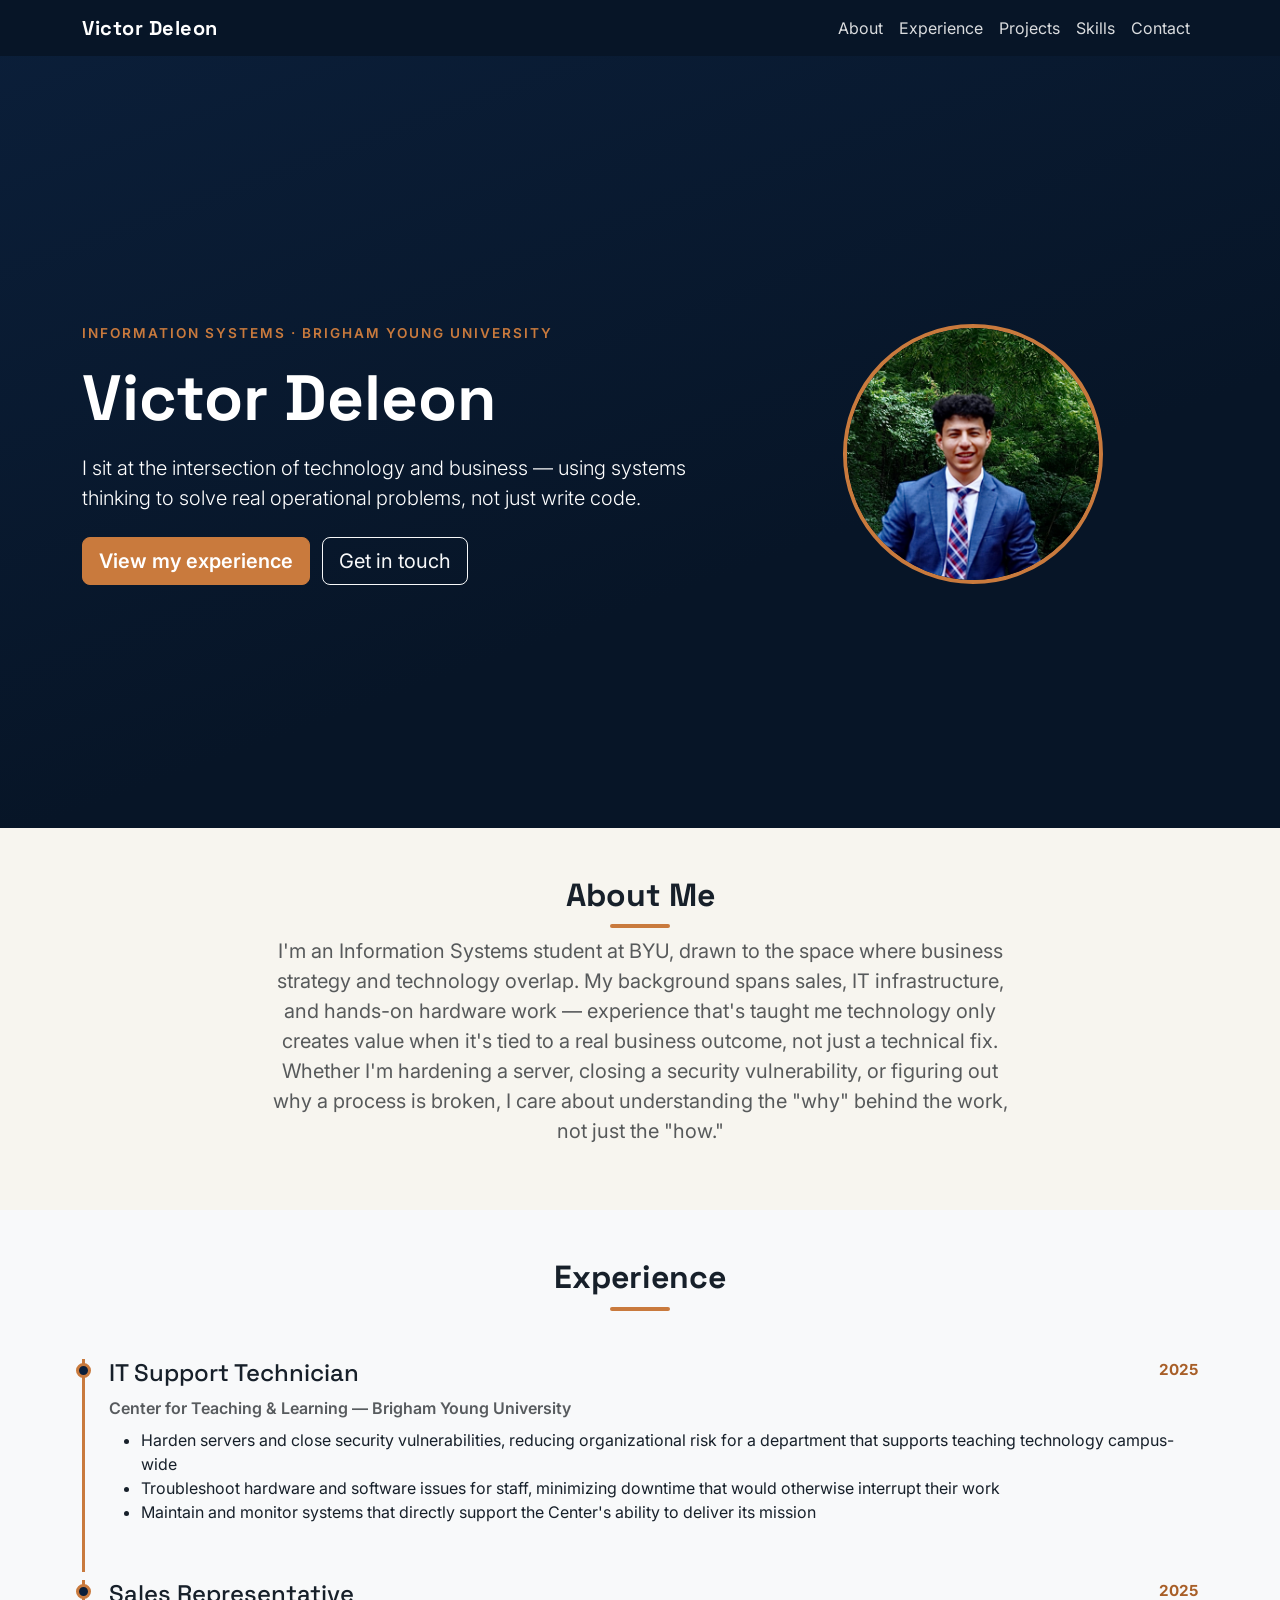
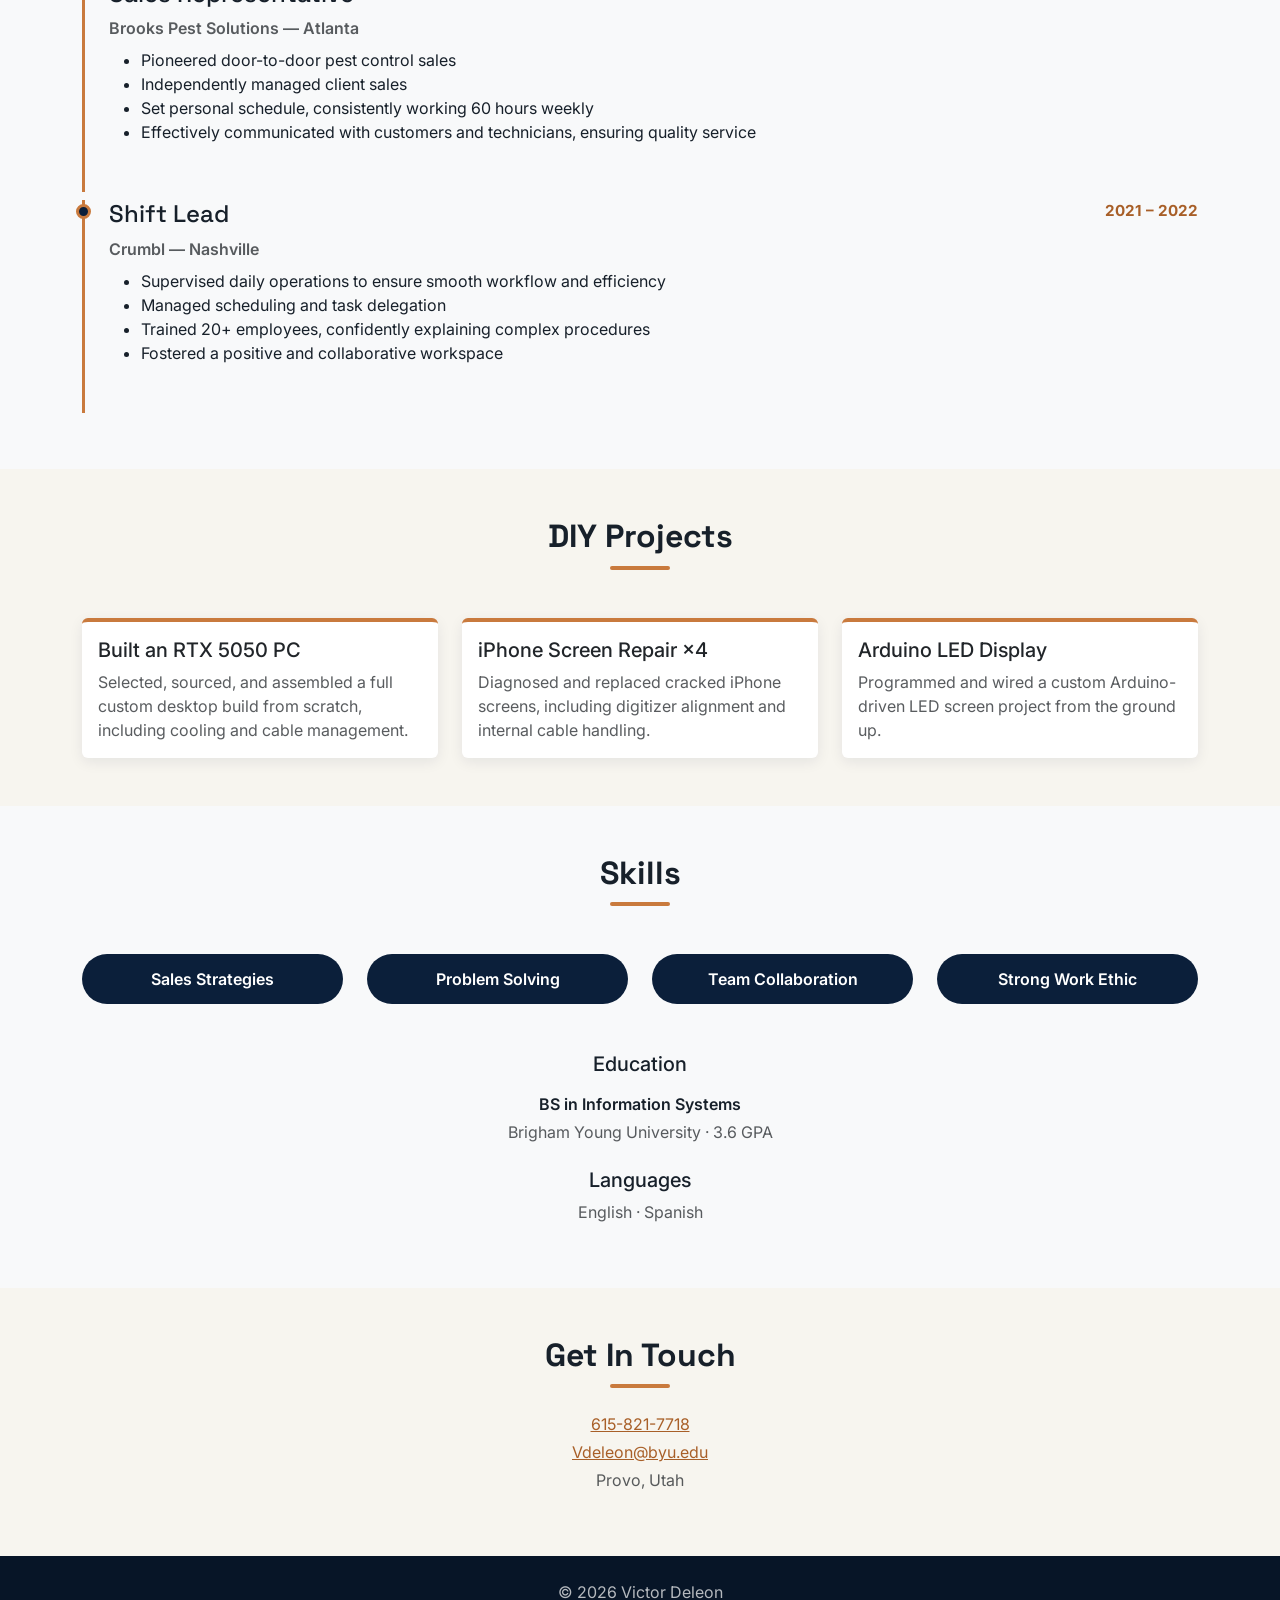
<file: index.html>
<!DOCTYPE html>
<html lang="en">
<head>
    <meta charset="UTF-8">
    <meta http-equiv="refresh" content="0; url=professional/index.html">
    <title>Redirecting...</title>
</head>
<body>
    <p>Redirecting to <a href="professional/index.html">Victor Deleon's site</a>...</p>
</body>
</html>
</file>
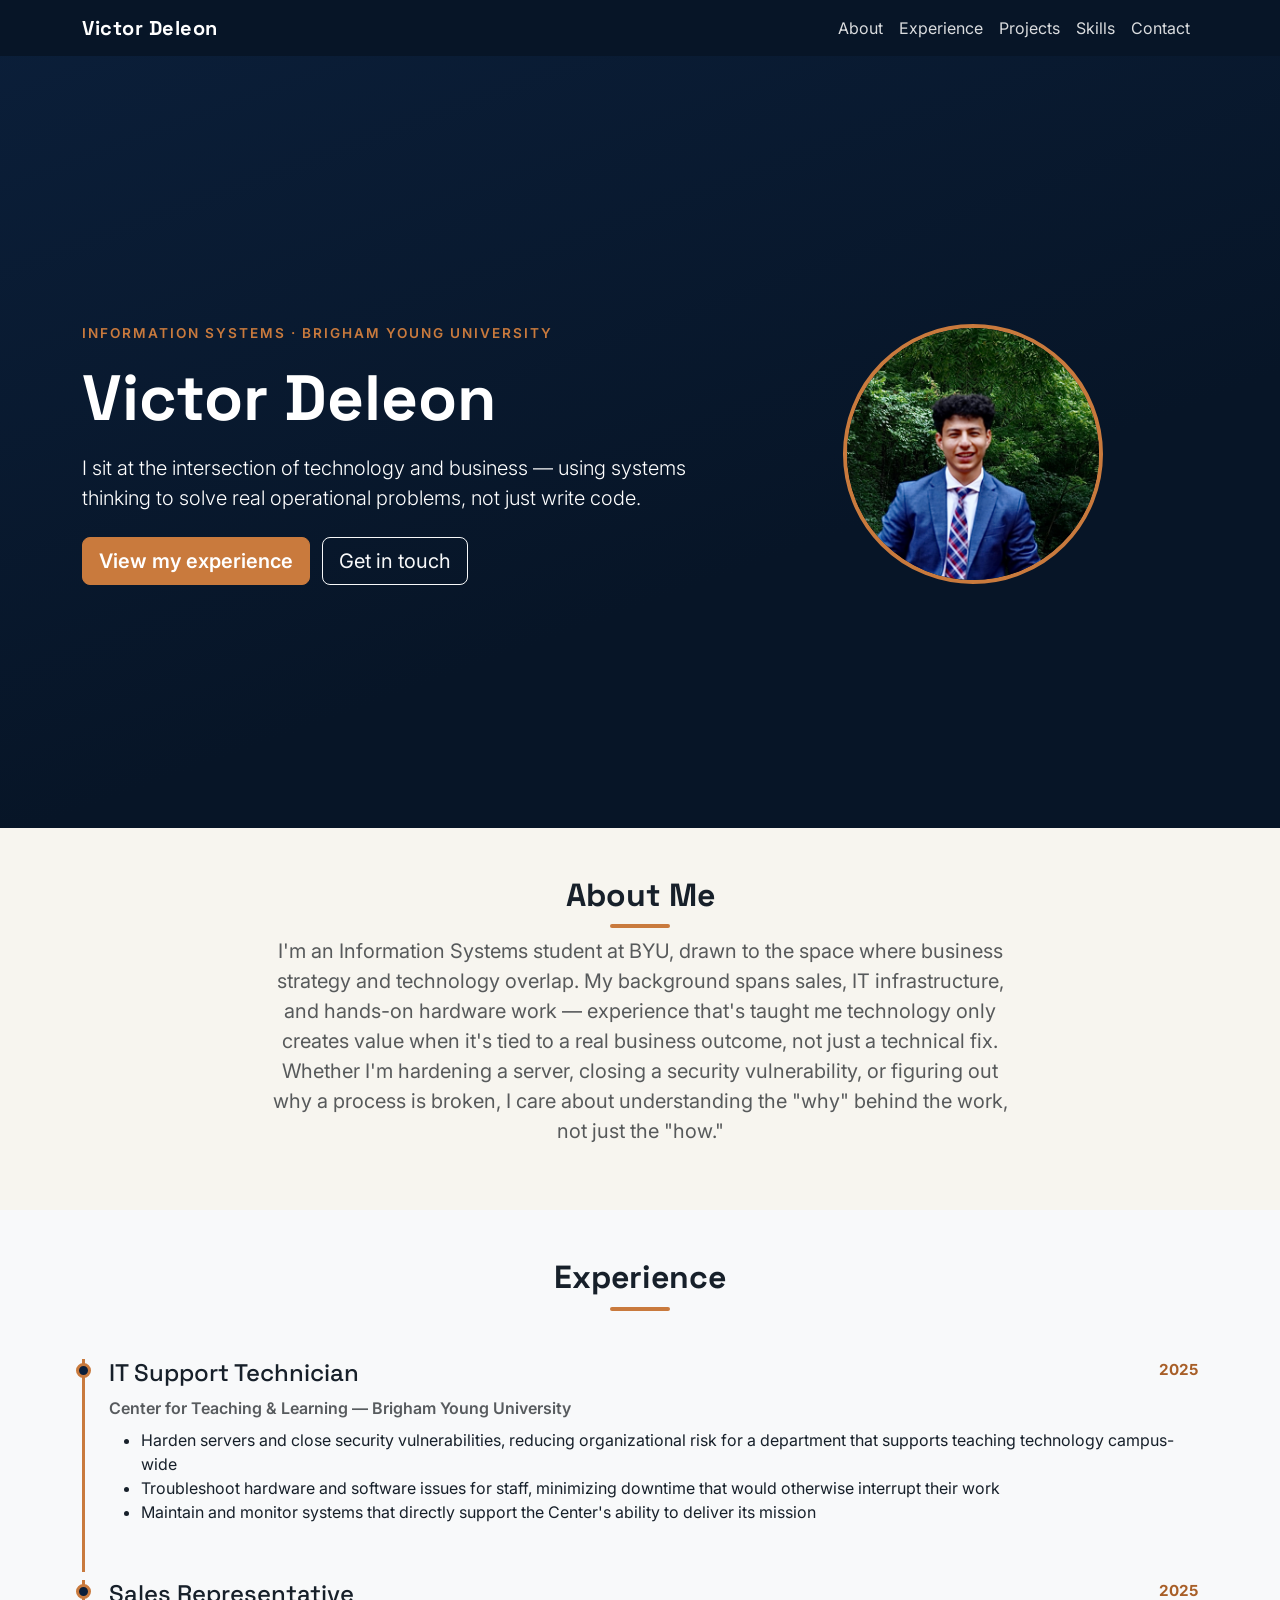
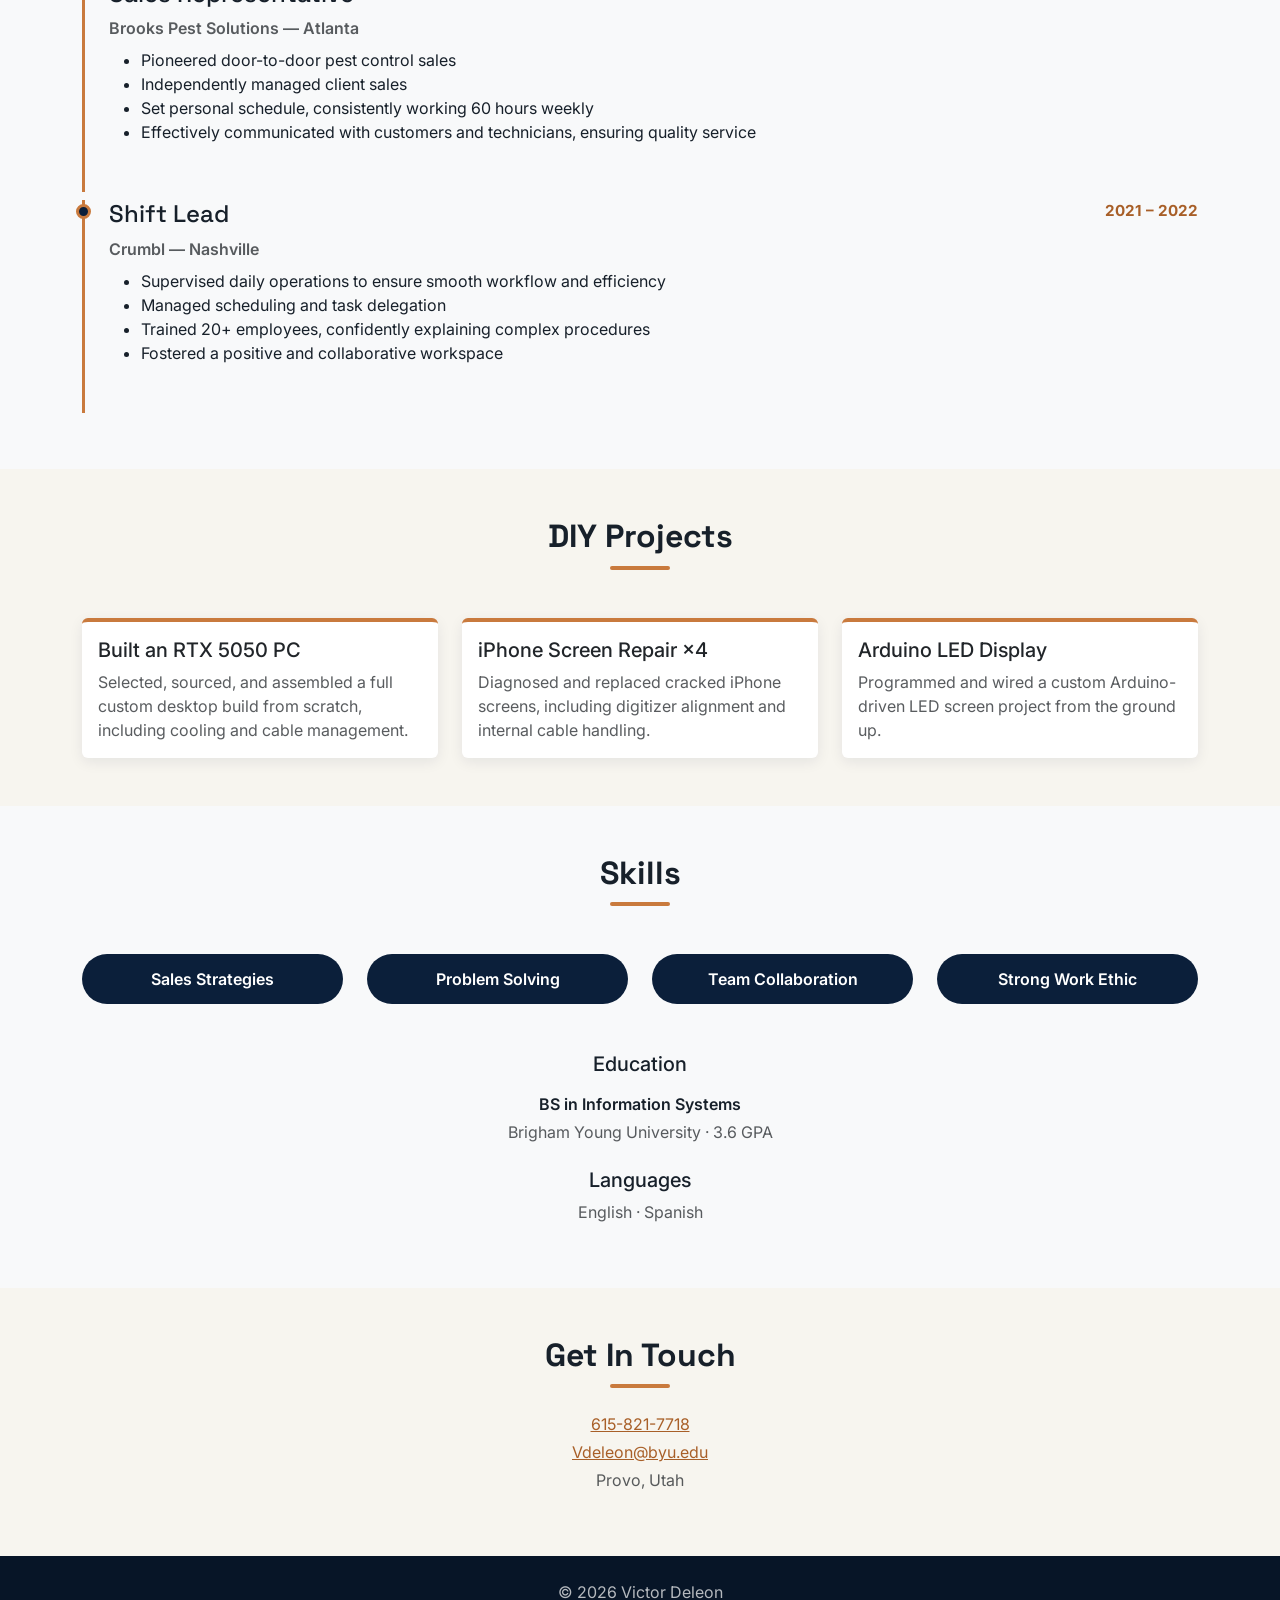
<file: professional/index.html>
<!DOCTYPE html>
<html lang="en">
<head>
<meta charset="UTF-8">
<meta name="viewport" content="width=device-width, initial-scale=1.0">
<title>Victor Deleon</title>

<!-- Bootstrap 5 -->
<link href="https://cdn.jsdelivr.net/npm/bootstrap@5.3.3/dist/css/bootstrap.min.css" rel="stylesheet">
<link rel="preconnect" href="https://fonts.googleapis.com">
<link href="https://fonts.googleapis.com/css2?family=Space+Grotesk:wght@500;600;700&family=Inter:wght@400;500;600&display=swap" rel="stylesheet">
<link rel="stylesheet" href="css/professional.css">
</head>
<body>

<!-- NAVBAR -->
<nav class="navbar navbar-expand-lg navbar-dark fixed-top">
  <div class="container">
    <a class="navbar-brand" href="#top">Victor Deleon</a>
    <button class="navbar-toggler" type="button" data-bs-toggle="collapse" data-bs-target="#navMenu">
      <span class="navbar-toggler-icon"></span>
    </button>
    <div class="collapse navbar-collapse justify-content-end" id="navMenu">
      <ul class="navbar-nav">
        <li class="nav-item"><a class="nav-link" href="#about">About</a></li>
        <li class="nav-item"><a class="nav-link" href="#experience">Experience</a></li>
        <li class="nav-item"><a class="nav-link" href="#projects">Projects</a></li>
        <li class="nav-item"><a class="nav-link" href="#skills">Skills</a></li>
        <li class="nav-item"><a class="nav-link" href="#contact">Contact</a></li>
      </ul>
    </div>
  </div>
</nav>

<!-- HERO -->
<header id="top" class="hero d-flex align-items-center">
  <div class="container">
    <div class="row align-items-center gy-4">
      <div class="col-lg-7">
        <p class="eyebrow">Information Systems &middot; Brigham Young University</p>
        <h1 class="display-3 fw-bold mb-3">Victor Deleon</h1>
        <p class="lead mb-4">I sit at the intersection of technology and business &mdash; using systems thinking to solve real operational problems, not just write code.</p>
        <a href="#experience" class="btn btn-accent btn-lg me-2">View my experience</a>
        <a href="#contact" class="btn btn-outline-light btn-lg">Get in touch</a>
      </div>
      <div class="col-lg-5 text-center">
        <img src="images/headshot.jpg" alt="Victor Deleon" class="headshot img-fluid rounded-circle">
      </div>
    </div>
  </div>
</header>

<!-- ABOUT -->
<section id="about" class="py-5">
  <div class="container">
    <div class="row justify-content-center">
      <div class="col-lg-8 text-center">
        <h2 class="section-title">About Me</h2>
        <p class="fs-5 text-muted">I'm an Information Systems student at BYU, drawn to the space where business strategy and technology overlap. My background spans sales, IT infrastructure, and hands-on hardware work &mdash; experience that's taught me technology only creates value when it's tied to a real business outcome, not just a technical fix. Whether I'm hardening a server, closing a security vulnerability, or figuring out why a process is broken, I care about understanding the "why" behind the work, not just the "how."</p>
      </div>
    </div>
  </div>
</section>

<!-- EXPERIENCE -->
<section id="experience" class="py-5 bg-light">
  <div class="container">
    <h2 class="section-title text-center mb-5">Experience</h2>

    <div class="timeline-item">
      <div class="d-flex justify-content-between flex-wrap">
        <h4>IT Support Technician</h4>
        <span class="badge-year">2025</span>
      </div>
      <p class="text-muted fw-semibold mb-2">Center for Teaching &amp; Learning &mdash; Brigham Young University</p>
      <ul>
        <li>Harden servers and close security vulnerabilities, reducing organizational risk for a department that supports teaching technology campus-wide</li>
        <li>Troubleshoot hardware and software issues for staff, minimizing downtime that would otherwise interrupt their work</li>
        <li>Maintain and monitor systems that directly support the Center's ability to deliver its mission</li>
      </ul>
    </div>

    <div class="timeline-item">
      <div class="d-flex justify-content-between flex-wrap">
        <h4>Sales Representative</h4>
        <span class="badge-year">2025</span>
      </div>
      <p class="text-muted fw-semibold mb-2">Brooks Pest Solutions &mdash; Atlanta</p>
      <ul>
        <li>Pioneered door-to-door pest control sales</li>
        <li>Independently managed client sales</li>
        <li>Set personal schedule, consistently working 60 hours weekly</li>
        <li>Effectively communicated with customers and technicians, ensuring quality service</li>
      </ul>
    </div>

    <div class="timeline-item">
      <div class="d-flex justify-content-between flex-wrap">
        <h4>Shift Lead</h4>
        <span class="badge-year">2021 &ndash; 2022</span>
      </div>
      <p class="text-muted fw-semibold mb-2">Crumbl &mdash; Nashville</p>
      <ul>
        <li>Supervised daily operations to ensure smooth workflow and efficiency</li>
        <li>Managed scheduling and task delegation</li>
        <li>Trained 20+ employees, confidently explaining complex procedures</li>
        <li>Fostered a positive and collaborative workspace</li>
      </ul>
    </div>
  </div>
</section>

<!-- PROJECTS -->
<section id="projects" class="py-5">
  <div class="container">
    <h2 class="section-title text-center mb-5">DIY Projects</h2>
    <div class="row g-4">
      <div class="col-md-4">
        <div class="card project-card h-100">
          <div class="card-body">
            <h5 class="card-title">Built an RTX 5050 PC</h5>
            <p class="card-text text-muted">Selected, sourced, and assembled a full custom desktop build from scratch, including cooling and cable management.</p>
          </div>
        </div>
      </div>
      <div class="col-md-4">
        <div class="card project-card h-100">
          <div class="card-body">
            <h5 class="card-title">iPhone Screen Repair &times;4</h5>
            <p class="card-text text-muted">Diagnosed and replaced cracked iPhone screens, including digitizer alignment and internal cable handling.</p>
          </div>
        </div>
      </div>
      <div class="col-md-4">
        <div class="card project-card h-100">
          <div class="card-body">
            <h5 class="card-title">Arduino LED Display</h5>
            <p class="card-text text-muted">Programmed and wired a custom Arduino-driven LED screen project from the ground up.</p>
          </div>
        </div>
      </div>
    </div>
  </div>
</section>

<!-- SKILLS -->
<section id="skills" class="py-5 bg-light">
  <div class="container">
    <h2 class="section-title text-center mb-5">Skills</h2>
    <div class="row g-4">
      <div class="col-md-3 col-6">
        <div class="skill-pill">Sales Strategies</div>
      </div>
      <div class="col-md-3 col-6">
        <div class="skill-pill">Problem Solving</div>
      </div>
      <div class="col-md-3 col-6">
        <div class="skill-pill">Team Collaboration</div>
      </div>
      <div class="col-md-3 col-6">
        <div class="skill-pill">Strong Work Ethic</div>
      </div>
    </div>

    <div class="row mt-5">
      <div class="col-lg-6 mx-auto text-center">
        <h5 class="mb-3">Education</h5>
        <p class="mb-1 fw-semibold">BS in Information Systems</p>
        <p class="text-muted">Brigham Young University &middot; 3.6 GPA</p>
        <h5 class="mt-4 mb-2">Languages</h5>
        <p class="text-muted">English &middot; Spanish</p>
      </div>
    </div>
  </div>
</section>

<!-- CONTACT -->
<section id="contact" class="py-5">
  <div class="container text-center">
    <h2 class="section-title mb-4">Get In Touch</h2>
    <p class="mb-1"><a href="tel:6158217718">615-821-7718</a></p>
    <p class="mb-1"><a href="mailto:Vdeleon@byu.edu">Vdeleon@byu.edu</a></p>
    <p class="text-muted">Provo, Utah</p>
  </div>
</section>

<footer class="footer-dark py-4 text-center">
  <p class="mb-0">&copy; 2026 Victor Deleon</p>
</footer>

<script src="https://cdn.jsdelivr.net/npm/bootstrap@5.3.3/dist/js/bootstrap.bundle.min.js"></script>
</body>
</html>
</file>
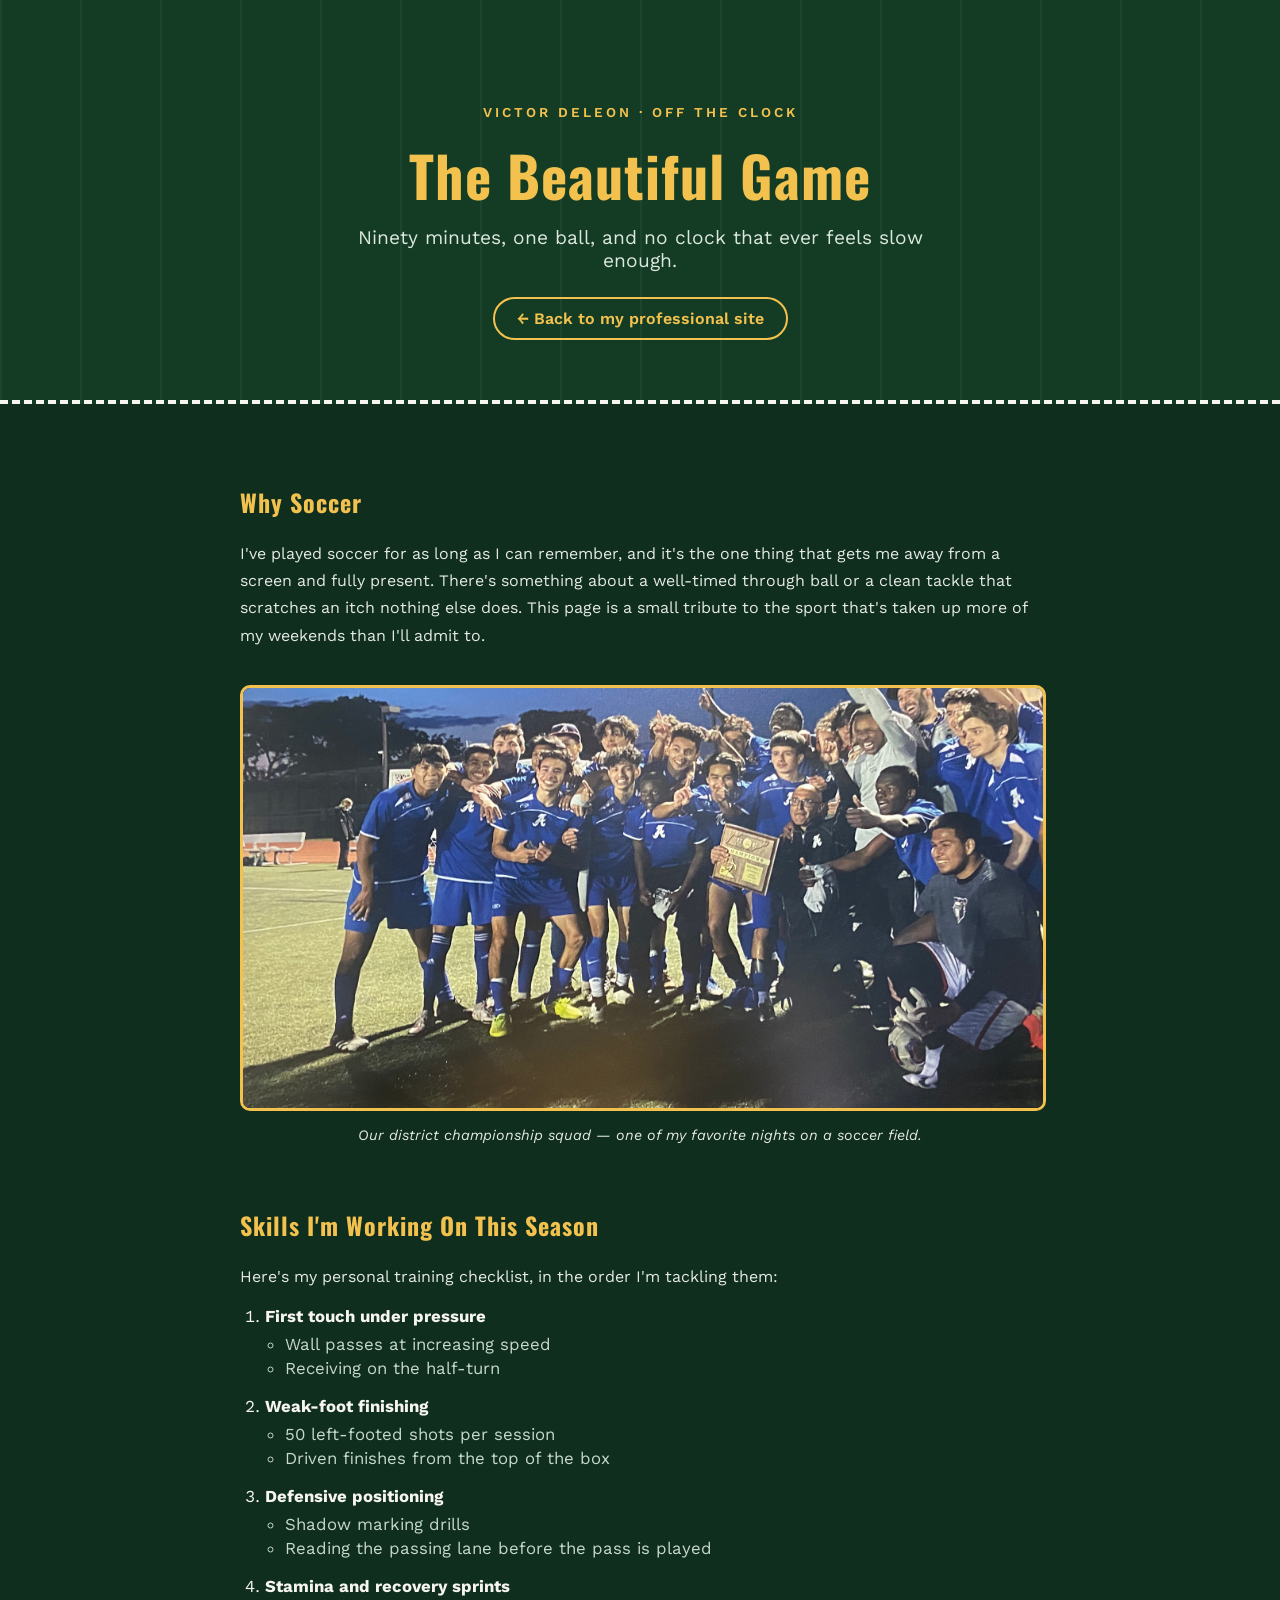
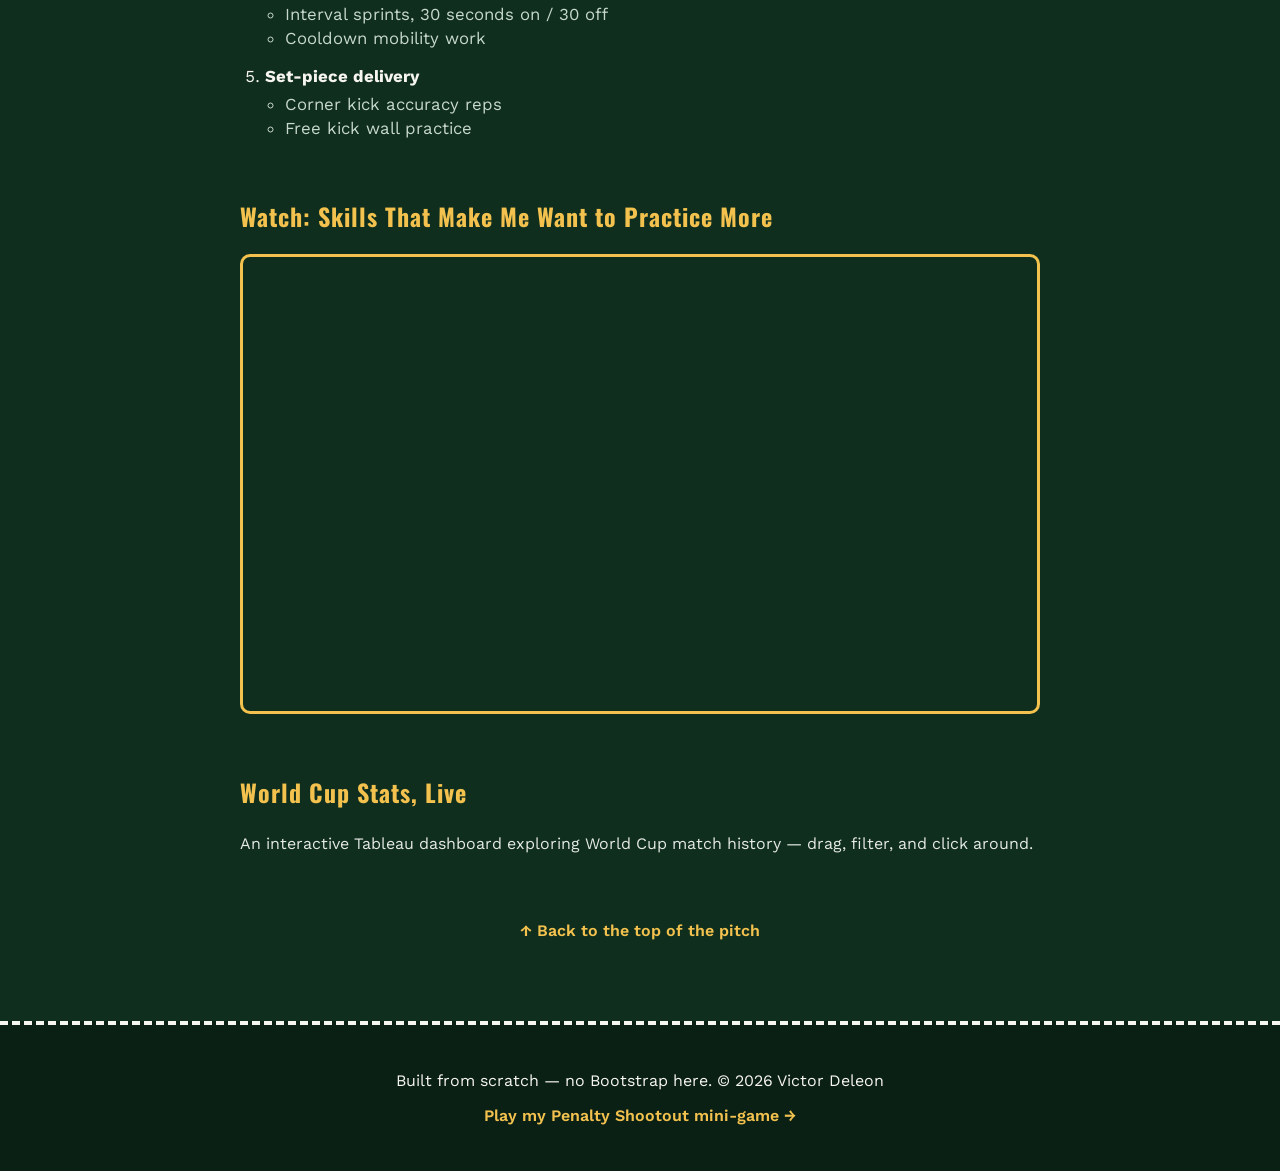
<file: scratch/index.html>
<!DOCTYPE html>
<html lang="en">
<head>
<meta charset="UTF-8">
<meta name="viewport" content="width=device-width, initial-scale=1.0">
<title>The Beautiful Game | Victor Deleon</title>
<link rel="preconnect" href="https://fonts.googleapis.com">
<link href="https://fonts.googleapis.com/css2?family=Oswald:wght@500;600;700&family=Work+Sans:wght@400;500;600&display=swap" rel="stylesheet">
<link rel="stylesheet" href="styles.css">
</head>
<body>

<!-- DIV 1: hero / positioning block with custom background -->
<div id="pitch-top" class="hero-block">
  <p class="kicker">Victor Deleon &middot; Off the Clock</p>
  <h1>The Beautiful Game</h1>
  <p class="subtitle">Ninety minutes, one ball, and no clock that ever feels slow enough.</p>
  <a href="../professional/index.html" class="btn-ghost">&larr; Back to my professional site</a>
</div>

<!-- DIV 2: positioning wrapper for the main content column -->
<div class="content-wrap">

  <section class="story">
    <h2>Why Soccer</h2>
    <p>I've played soccer for as long as I can remember, and it's the one thing that gets me away from a screen and fully present. There's something about a well-timed through ball or a clean tackle that scratches an itch nothing else does. This page is a small tribute to the sport that's taken up more of my weekends than I'll admit to.</p>
    <img src="images/soccer.jpg" alt="My high school soccer team celebrating our district championship" class="feature-img">
    <p class="img-caption">Our district championship squad — one of my favorite nights on a soccer field.</p>
  </section>

  <section class="skills">
    <h2>Skills I'm Working On This Season</h2>
    <p>Here's my personal training checklist, in the order I'm tackling them:</p>
    <ol class="skill-list">
      <li>
        <strong>First touch under pressure</strong>
        <ul>
          <li>Wall passes at increasing speed</li>
          <li>Receiving on the half-turn</li>
        </ul>
      </li>
      <li>
        <strong>Weak-foot finishing</strong>
        <ul>
          <li>50 left-footed shots per session</li>
          <li>Driven finishes from the top of the box</li>
        </ul>
      </li>
      <li>
        <strong>Defensive positioning</strong>
        <ul>
          <li>Shadow marking drills</li>
          <li>Reading the passing lane before the pass is played</li>
        </ul>
      </li>
      <li>
        <strong>Stamina and recovery sprints</strong>
        <ul>
          <li>Interval sprints, 30 seconds on / 30 off</li>
          <li>Cooldown mobility work</li>
        </ul>
      </li>
      <li>
        <strong>Set-piece delivery</strong>
        <ul>
          <li>Corner kick accuracy reps</li>
          <li>Free kick wall practice</li>
        </ul>
      </li>
    </ol>
  </section>

  <section class="watch">
    <h2>Watch: Skills That Make Me Want to Practice More</h2>
    <div class="video-frame">
      <iframe width="100%" height="450" src="https://www.youtube.com/embed/SK6Unq1d-FY" title="Football skills compilation" frameborder="0" allow="accelerometer; autoplay; clipboard-write; encrypted-media; gyroscope; picture-in-picture" allowfullscreen></iframe>
    </div>
  </section>

  <section class="stats">
    <h2>World Cup Stats, Live</h2>
    <p>An interactive Tableau dashboard exploring World Cup match history &mdash; drag, filter, and click around.</p>
    <div class='tableauPlaceholder' style='position: relative'>
      <noscript>
        <a href='#'>
          <img alt='World Cup 2018: Match Dashboard' src='https://public.tableau.com/static/images/Wo/WorldCup2018MatchDashboard/WorldCup2018MatchDashboard_/1_rss.png' style='border: none' />
        </a>
      </noscript>
      <object class='tableauViz' style='display:none;'>
        <param name='host_url' value='https%3A%2F%2Fpublic.tableau.com%2F' />
        <param name='embed_code_version' value='3' />
        <param name='site_root' value='' />
        <param name='name' value='WorldCup2018MatchDashboard/WorldCup2018MatchDashboard_' />
        <param name='tabs' value='no' />
        <param name='toolbar' value='yes' />
        <param name='animate_transition' value='yes' />
        <param name='display_static_image' value='yes' />
        <param name='display_spinner' value='yes' />
        <param name='display_overlay' value='yes' />
        <param name='display_count' value='yes' />
        <param name='language' value='en-US' />
      </object>
    </div>
    <script type='text/javascript'>
      var divElement = document.getElementsByClassName('tableauPlaceholder')[0];
      var vizElement = divElement.getElementsByTagName('object')[0];
      vizElement.style.width='100%';
      vizElement.style.height=(divElement.offsetWidth*0.75)+'px';
      var scriptElement = document.createElement('script');
      scriptElement.src = 'https://public.tableau.com/javascripts/api/viz_v1.js';
      vizElement.parentNode.insertBefore(scriptElement, vizElement);
    </script>
  </section>

  <p class="jump-back"><a href="#pitch-top">&uarr; Back to the top of the pitch</a></p>

</div>

<!-- DIV 3: footer positioning block -->
<div class="footer-block">
  <p>Built from scratch &mdash; no Bootstrap here. &copy; 2026 Victor Deleon</p>
  <p><a href="app.html">Play my Penalty Shootout mini-game &rarr;</a></p>
</div>

</body>
</html>
</file>
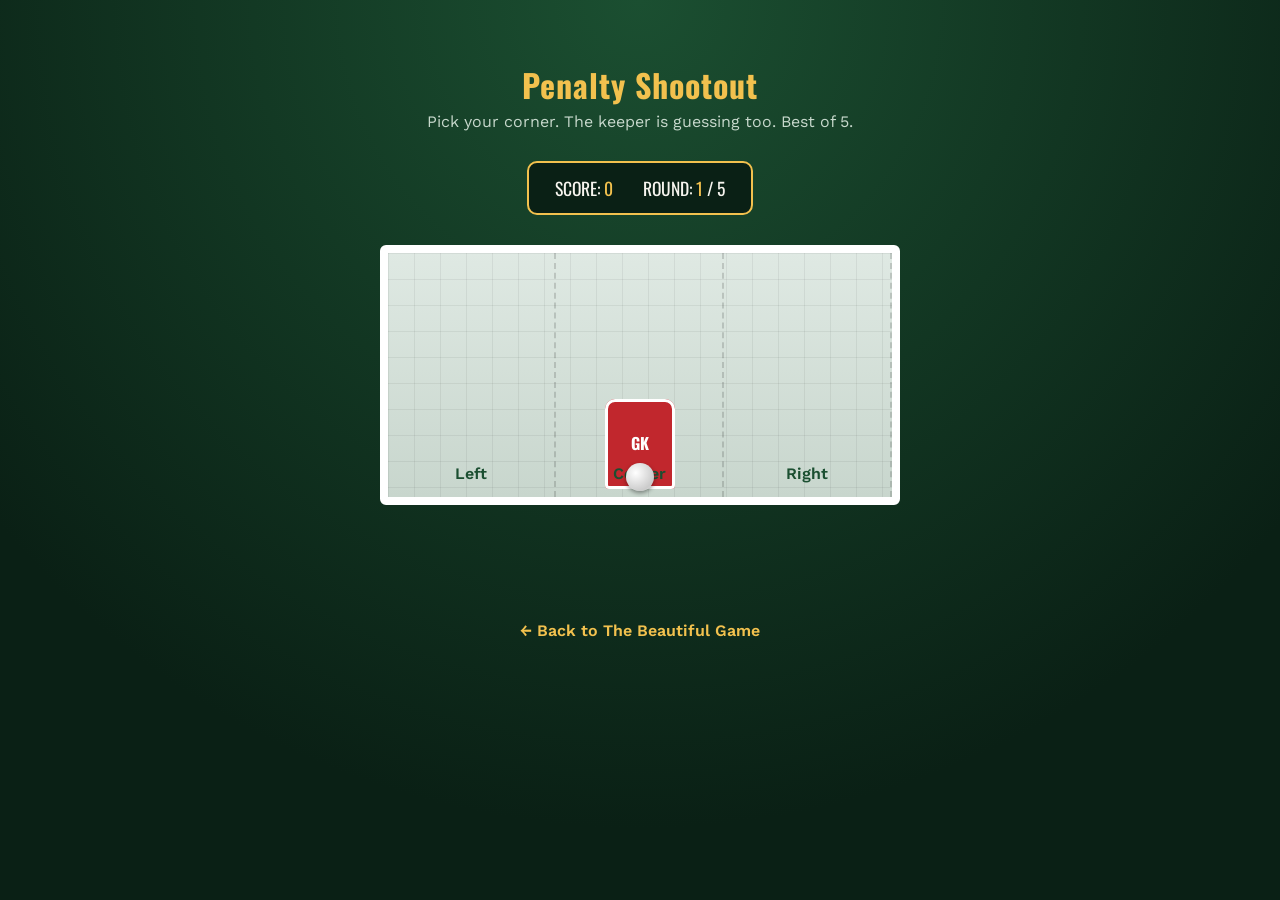
<file: scratch/app.html>
<!DOCTYPE html>
<html lang="en">
<head>
<meta charset="UTF-8">
<meta name="viewport" content="width=device-width, initial-scale=1.0">
<title>Penalty Shootout | Victor Deleon</title>
<link rel="preconnect" href="https://fonts.googleapis.com">
<link href="https://fonts.googleapis.com/css2?family=Oswald:wght@600;700&family=Work+Sans:wght@400;500;600&display=swap" rel="stylesheet">
<style>
  :root{
    --pitch: #143C24;
    --pitch-dark: #0A2015;
    --gold: #F2C14E;
    --cream: #F7F5EF;
    --red: #C1272D;
  }
  *{box-sizing:border-box;}
  body{
    margin:0;
    min-height:100vh;
    background: radial-gradient(circle at 50% 0%, #1B4F31, var(--pitch-dark) 75%);
    color: var(--cream);
    font-family:'Work Sans', sans-serif;
    display:flex;
    flex-direction:column;
    align-items:center;
    padding: 40px 20px;
  }
  h1{
    font-family:'Oswald', sans-serif;
    color: var(--gold);
    letter-spacing:1px;
    margin-bottom: 4px;
  }
  .subtitle{
    color:#C7D8CC;
    margin-top:0;
    margin-bottom: 30px;
    text-align:center;
  }
  .scoreboard{
    display:flex;
    gap: 30px;
    background: var(--pitch-dark);
    border: 2px solid var(--gold);
    border-radius: 10px;
    padding: 12px 26px;
    margin-bottom: 30px;
    font-family:'Oswald', sans-serif;
    font-size: 1.1rem;
  }
  .scoreboard span{ color: var(--gold); }

  .goal{
    position: relative;
    width: min(520px, 90vw);
    height: 260px;
    background: linear-gradient(#dfe9e3, #c8d6cd);
    border: 8px solid #fff;
    border-radius: 6px;
    display:grid;
    grid-template-columns: 1fr 1fr 1fr;
    overflow:hidden;
  }
  .goal::before{
    content:"";
    position:absolute;
    inset:0;
    background-image:
      linear-gradient(rgba(0,0,0,0.06) 1px, transparent 1px),
      linear-gradient(90deg, rgba(0,0,0,0.06) 1px, transparent 1px);
    background-size: 26px 26px;
    pointer-events:none;
  }
  .zone{
    border-right: 2px dashed rgba(0,0,0,0.15);
    cursor: pointer;
    display:flex;
    align-items:flex-end;
    justify-content:center;
    padding-bottom: 14px;
    font-weight:600;
    color: #1B4F31;
    transition: background-color 0.15s ease;
    position:relative;
    z-index:2;
  }
  .zone:last-child{ border-right:none; }
  .zone:hover{ background-color: rgba(242,193,78,0.35); }
  .zone.disabled{ pointer-events:none; opacity:0.6; }

  .keeper{
    position:absolute;
    bottom: 8px;
    left: 50%;
    width: 70px;
    height: 90px;
    background: var(--red);
    border-radius: 10px 10px 4px 4px;
    transform: translateX(-50%);
    transition: left 0.35s ease, transform 0.35s ease;
    z-index:1;
    box-shadow: 0 0 0 3px #fff inset;
  }
  .keeper::after{
    content:"GK";
    display:block;
    text-align:center;
    color:#fff;
    font-weight:700;
    padding-top: 32px;
    font-family:'Oswald', sans-serif;
  }

  .ball{
    position:absolute;
    bottom: 6px;
    left: 50%;
    width: 28px;
    height: 28px;
    background: radial-gradient(circle at 35% 35%, #fff, #ccc 70%);
    border-radius:50%;
    transform: translateX(-50%);
    transition: left 0.4s ease, bottom 0.4s ease, opacity 0.3s ease 0.35s;
    z-index:3;
    box-shadow: 0 2px 4px rgba(0,0,0,0.4);
  }

  .result{
    margin-top: 22px;
    min-height: 34px;
    font-family:'Oswald', sans-serif;
    font-size: 1.4rem;
    color: var(--gold);
    text-align:center;
  }

  .controls{
    margin-top: 20px;
    display:flex;
    gap: 14px;
  }
  button{
    font-family:'Oswald', sans-serif;
    background: var(--gold);
    color: var(--pitch-dark);
    border:none;
    padding: 10px 22px;
    border-radius: 30px;
    font-weight:700;
    cursor:pointer;
    font-size: 1rem;
  }
  button:hover{ background:#ffd76b; }
  button:disabled{ opacity:0.4; cursor:not-allowed; }

  .backlink{
    margin-top: 40px;
  }
  .backlink a{
    color: var(--gold);
    text-decoration:none;
    font-weight:600;
  }
  .backlink a:hover{ text-decoration:underline; }
</style>
</head>
<body>

<h1>Penalty Shootout</h1>
<p class="subtitle">Pick your corner. The keeper is guessing too. Best of 5.</p>

<div class="scoreboard">
  <div>SCORE: <span id="score">0</span></div>
  <div>ROUND: <span id="round">1</span> / 5</div>
</div>

<div class="goal" id="goal">
  <div class="zone" data-zone="left">Left</div>
  <div class="zone" data-zone="center">Center</div>
  <div class="zone" data-zone="right">Right</div>
  <div class="keeper" id="keeper"></div>
  <div class="ball" id="ball"></div>
</div>

<div class="result" id="result"></div>

<div class="controls">
  <button id="restartBtn" style="display:none;">Play Again</button>
</div>

<p class="backlink"><a href="index.html">&larr; Back to The Beautiful Game</a></p>

<script>
  const zones = document.querySelectorAll('.zone');
  const keeper = document.getElementById('keeper');
  const ball = document.getElementById('ball');
  const resultEl = document.getElementById('result');
  const scoreEl = document.getElementById('score');
  const roundEl = document.getElementById('round');
  const restartBtn = document.getElementById('restartBtn');

  const zonePositions = { left: '16%', center: '50%', right: '84%' };
  let score = 0;
  let round = 1;
  const maxRounds = 5;
  let locked = false;

  function setZonesEnabled(enabled){
    zones.forEach(z => z.classList.toggle('disabled', !enabled));
  }

  function takeShot(shotZone){
    if(locked) return;
    locked = true;
    setZonesEnabled(false);

    const keeperChoice = ['left','center','right'][Math.floor(Math.random()*3)];

    // move ball to shot zone
    ball.style.left = zonePositions[shotZone];
    ball.style.bottom = '150px';

    // move keeper to their dive
    keeper.style.left = zonePositions[keeperChoice];

    setTimeout(() => {
      const scored = shotZone !== keeperChoice;
      if(scored){
        score++;
        resultEl.textContent = "GOAL! ⚽ Keeper dove " + keeperChoice + ", you went " + shotZone + ".";
        ball.style.opacity = '0';
      } else {
        resultEl.textContent = "SAVED! 🧤 Keeper guessed right and dove " + keeperChoice + ".";
      }
      scoreEl.textContent = score;

      setTimeout(() => {
        round++;
        if(round > maxRounds){
          endGame();
        } else {
          roundEl.textContent = round;
          resetBall();
          setZonesEnabled(true);
          locked = false;
        }
      }, 1400);
    }, 400);
  }

  function resetBall(){
    ball.style.transition = 'none';
    ball.style.left = '50%';
    ball.style.bottom = '6px';
    ball.style.opacity = '1';
    keeper.style.left = '50%';
    // force reflow then restore transition
    void ball.offsetWidth;
    ball.style.transition = 'left 0.4s ease, bottom 0.4s ease, opacity 0.3s ease 0.35s';
  }

  function endGame(){
    let verdict;
    if(score === 5) verdict = "PERFECT! You never missed. 🏆";
    else if(score >= 3) verdict = "Solid shootout. You'd start for most clubs.";
    else verdict = "Rough day at the spot. Back to the training pitch.";
    resultEl.textContent = "Final score: " + score + " / " + maxRounds + " — " + verdict;
    setZonesEnabled(false);
    restartBtn.style.display = 'inline-block';
  }

  zones.forEach(zone => {
    zone.addEventListener('click', () => takeShot(zone.dataset.zone));
  });

  restartBtn.addEventListener('click', () => {
    score = 0;
    round = 1;
    scoreEl.textContent = score;
    roundEl.textContent = round;
    resultEl.textContent = '';
    resetBall();
    setZonesEnabled(true);
    restartBtn.style.display = 'none';
    locked = false;
  });
</script>

</body>
</html>
</file>
<file: professional/css/professional.css>
:root{
  --navy: #0B1F3A;
  --navy-deep: #071527;
  --paper: #F7F5EF;
  --copper: #C97A3D;
  --copper-dark: #A85F28;
  --ink: #17202A;
}

body{
  font-family: 'Inter', sans-serif;
  color: var(--ink);
  background: var(--paper);
}

h1, h2, h3, h4, .navbar-brand{
  font-family: 'Space Grotesk', sans-serif;
}

.navbar{
  background: var(--navy-deep);
}
.navbar-brand{
  font-weight: 700;
  letter-spacing: 0.5px;
}
.nav-link{
  color: rgba(255,255,255,0.85) !important;
}
.nav-link:hover{
  color: var(--copper) !important;
}

.hero{
  min-height: 92vh;
  padding-top: 80px;
  background: linear-gradient(160deg, var(--navy) 0%, var(--navy-deep) 65%);
  color: #fff;
}
.eyebrow{
  text-transform: uppercase;
  letter-spacing: 2px;
  font-size: 0.85rem;
  color: var(--copper);
  font-weight: 600;
}
.headshot{
  width: 260px;
  height: 260px;
  object-fit: cover;
  border: 4px solid var(--copper);
}

.btn-accent{
  background: var(--copper);
  border-color: var(--copper);
  color: #fff;
  font-weight: 600;
}
.btn-accent:hover{
  background: var(--copper-dark);
  border-color: var(--copper-dark);
  color: #fff;
}

.section-title{
  font-weight: 700;
  position: relative;
  display: inline-block;
}
.section-title::after{
  content: "";
  display: block;
  width: 60px;
  height: 4px;
  background: var(--copper);
  margin: 10px auto 0;
  border-radius: 2px;
}
section.py-5 h2.section-title{
  display: block;
}

.timeline-item{
  border-left: 3px solid var(--copper);
  padding: 0 0 2rem 1.5rem;
  margin-bottom: 0.5rem;
  position: relative;
}
.timeline-item::before{
  content: "";
  position: absolute;
  left: -9px;
  top: 4px;
  width: 15px;
  height: 15px;
  border-radius: 50%;
  background: var(--navy);
  border: 3px solid var(--copper);
}
.badge-year{
  color: var(--copper-dark);
  font-weight: 700;
  font-size: 0.95rem;
}

.project-card{
  border: none;
  border-top: 4px solid var(--copper);
  box-shadow: 0 4px 14px rgba(11,31,58,0.08);
  transition: transform 0.2s ease;
}
.project-card:hover{
  transform: translateY(-4px);
}

.skill-pill{
  background: var(--navy);
  color: #fff;
  border-radius: 30px;
  padding: 0.8rem 1rem;
  text-align: center;
  font-weight: 600;
}

.footer-dark{
  background: var(--navy-deep);
  color: rgba(255,255,255,0.7);
}

a{
  color: var(--copper-dark);
}
</file>
<file: scratch/styles.css>
/* ===== Base ===== */
body{
  margin: 0;
  font-family: 'Work Sans', sans-serif;
  color: #F7F5EF;
  background-color: #0F2E1D;
}

h1, h2{
  font-family: 'Oswald', sans-serif;
  color: #F2C14E;
  letter-spacing: 1px;
}

/* ===== Hero block (custom background color) ===== */
.hero-block{
  background-color: #143C24;
  background-image:
    repeating-linear-gradient(
      90deg,
      rgba(255,255,255,0.04) 0px,
      rgba(255,255,255,0.04) 2px,
      transparent 2px,
      transparent 80px
    );
  border-bottom: 4px dashed #F7F5EF;
  padding: 90px 20px 60px;
  text-align: center;
}

.kicker{
  text-transform: uppercase;
  letter-spacing: 3px;
  font-size: 0.85rem;
  color: #F2C14E;
  font-weight: 600;
}

.hero-block h1{
  font-size: 3.5rem;
  margin: 10px 0;
}

.subtitle{
  font-size: 1.2rem;
  color: #DCE8DF;
  max-width: 600px;
  margin: 0 auto 25px;
}

.btn-ghost{
  display: inline-block;
  border: 2px solid #F2C14E;
  color: #F2C14E;
  text-decoration: none;
  padding: 10px 22px;
  border-radius: 30px;
  font-weight: 600;
  transition: background-color 0.2s ease, color 0.2s ease;
}
.btn-ghost:hover{
  background-color: #F2C14E;
  color: #143C24;
}

/* ===== Content wrapper ===== */
.content-wrap{
  max-width: 800px;
  margin: 0 auto;
  padding: 60px 20px;
}

.content-wrap section{
  margin-bottom: 60px;
}

.content-wrap p{
  line-height: 1.7;
  color: #E5E9E6;
}

.feature-img{
  width: 100%;
  max-height: 420px;
  object-fit: cover;
  border-radius: 10px;
  margin-top: 20px;
  border: 3px solid #F2C14E;
}

.img-caption{
  font-size: 0.9rem;
  color: #B9C7BE;
  text-align: center;
  font-style: italic;
  margin-top: 8px;
}

/* ===== Ordered/unordered nested skill list ===== */
.skill-list{
  padding-left: 25px;
}
.skill-list > li{
  margin-bottom: 18px;
  font-size: 1.05rem;
}
.skill-list ul{
  margin-top: 8px;
  padding-left: 20px;
  color: #C7D8CC;
}
.skill-list ul li{
  margin-bottom: 4px;
}

/* ===== Video frame ===== */
.video-frame{
  border: 3px solid #F2C14E;
  border-radius: 10px;
  overflow: hidden;
}

/* ===== On-page jump link ===== */
.jump-back{
  text-align: center;
}
.jump-back a{
  color: #F2C14E;
  text-decoration: none;
  font-weight: 600;
}
.jump-back a:hover{
  text-decoration: underline;
}

/* ===== Footer block ===== */
.footer-block{
  background-color: #0A2015;
  text-align: center;
  padding: 30px 20px;
  border-top: 4px dashed #F7F5EF;
}
.footer-block a{
  color: #F2C14E;
  font-weight: 600;
  text-decoration: none;
}
.footer-block a:hover{
  text-decoration: underline;
}
</file>
